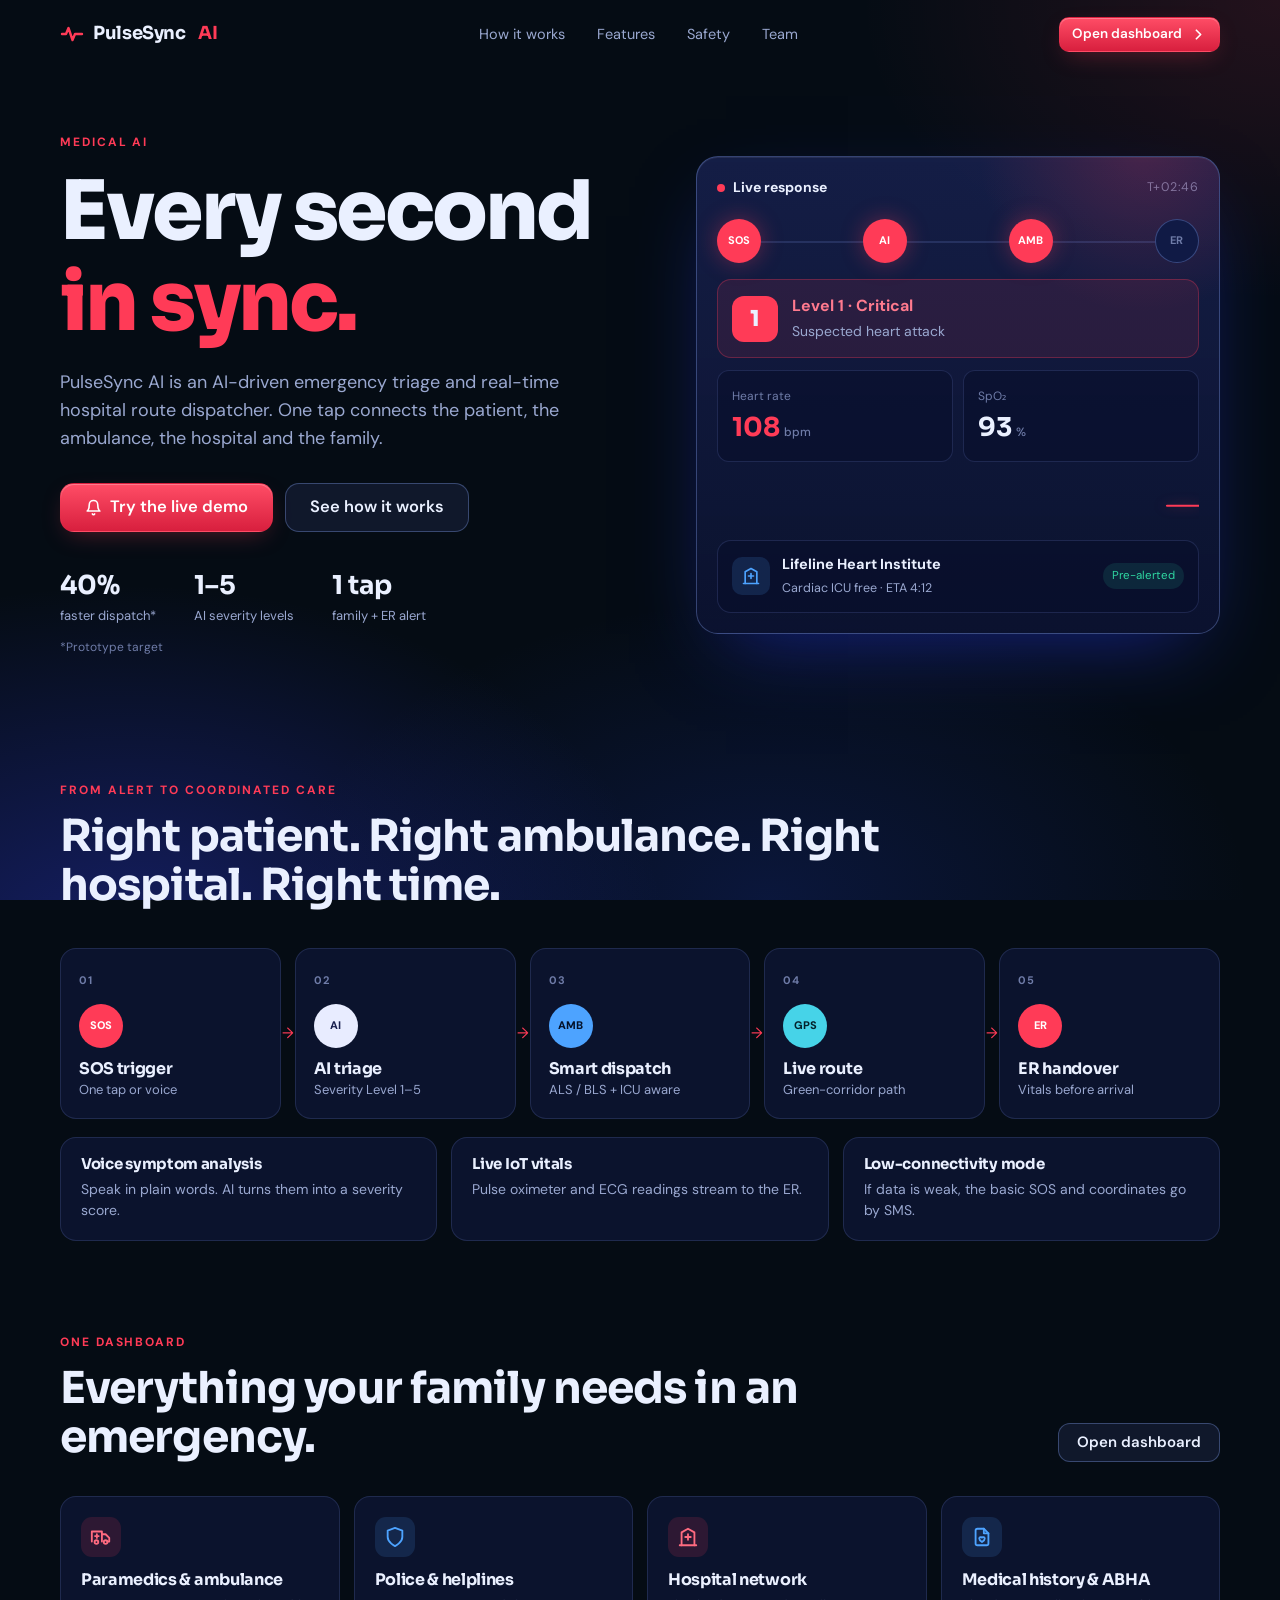
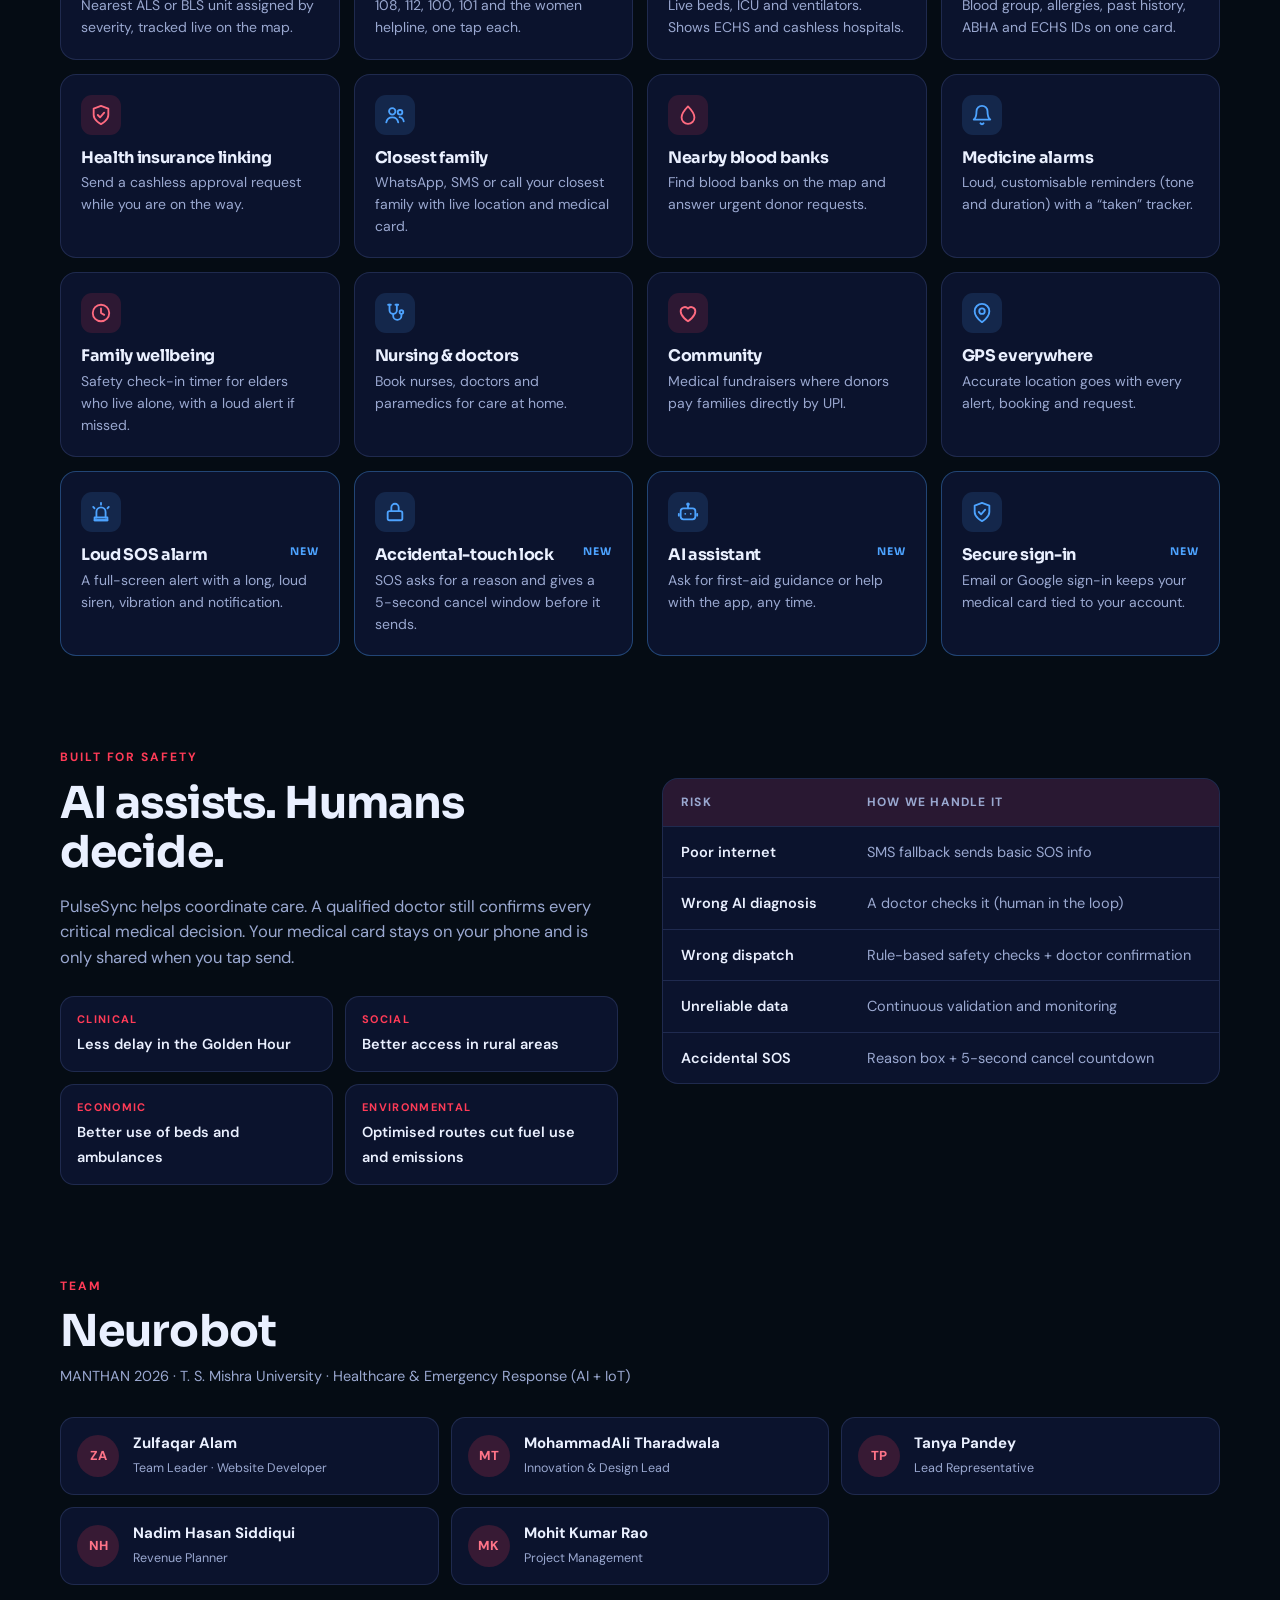
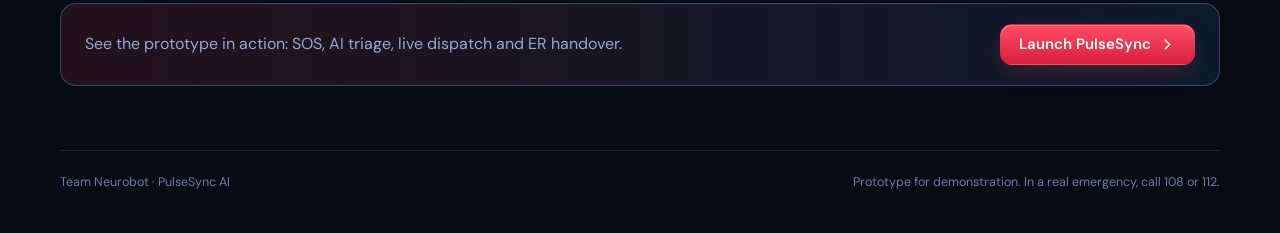
<file: index.html>
<!doctype html>
<html lang="en">
<head>
  <meta charset="utf-8">
  <meta name="viewport" content="width=device-width, initial-scale=1">
  <title>PulseSync AI — Emergency Response, Connected</title>
  <meta name="description" content="AI-driven emergency triage, smart ambulance dispatch and live ER handover. One tap for help, family alerts and your medical card.">
  <meta name="theme-color" content="#050c14">
  <meta property="og:title" content="PulseSync AI — Emergency Response, Connected">
  <meta property="og:description" content="AI-driven emergency triage, smart ambulance dispatch and live ER handover. One tap for help, family alerts and your medical card.">
  <meta property="og:type" content="website">
  <link rel="icon" href="/favicon.svg" type="image/svg+xml">
  <link rel="manifest" href="/manifest.webmanifest">
  <link rel="preconnect" href="https://fonts.googleapis.com">
  <link rel="preconnect" href="https://fonts.gstatic.com" crossorigin>
  <link href="https://fonts.googleapis.com/css2?family=DM+Sans:ital,opsz,wght@0,9..40,400;0,9..40,500;0,9..40,600;0,9..40,700&family=Sora:wght@600;700;800&display=swap" rel="stylesheet">
  <link rel="stylesheet" href="/css/base.css">
  <link rel="stylesheet" href="/css/landing.css">
</head>
<body>

<header class="nav" id="nav">
  <div class="wrap nav-in">
    <a href="/" class="brand" aria-label="PulseSync AI home">
      <svg viewBox="0 0 24 24" fill="none" stroke="currentColor" stroke-width="2.4" stroke-linecap="round" stroke-linejoin="round" aria-hidden="true"><path d="M2 12h4l2.5-6 4 12 2.5-6H22"/></svg>
      PulseSync<b>&nbsp;AI</b>
    </a>
    <nav class="nav-links" aria-label="Sections">
      <a href="#how">How it works</a>
      <a href="#features">Features</a>
      <a href="#trust">Safety</a>
      <a href="#team">Team</a>
    </nav>
    <a href="/dashboard" class="btn btn-red btn-sm">Open dashboard
      <svg viewBox="0 0 24 24" fill="none" stroke="currentColor" stroke-width="2.4" stroke-linecap="round" stroke-linejoin="round" aria-hidden="true"><path d="m9 6 6 6-6 6"/></svg>
    </a>
  </div>
</header>

<main>
  <!-- HERO -->
  <section class="hero wrap">
    <div class="hero-copy">
      <p class="eyebrow">Medical AI</p>
      <h1>Every second<br><span class="accent">in sync.</span></h1>
      <p class="lede">PulseSync AI is an AI-driven emergency triage and real-time hospital route dispatcher. One tap connects the patient, the ambulance, the hospital and the family.</p>
      <div class="hero-cta">
        <a href="/dashboard" class="btn btn-red btn-lg">
          <svg viewBox="0 0 24 24" fill="none" stroke="currentColor" stroke-width="2.2" stroke-linecap="round" stroke-linejoin="round" aria-hidden="true"><path d="M6 8a6 6 0 0 1 12 0c0 7 3 9 3 9H3s3-2 3-9"/><path d="M10.3 21a1.9 1.9 0 0 0 3.4 0"/></svg>
          Try the live demo
        </a>
        <a href="#how" class="btn btn-ghost btn-lg">See how it works</a>
      </div>
      <dl class="stats">
        <div><dt>40%</dt><dd>faster dispatch*</dd></div>
        <div><dt>1–5</dt><dd>AI severity levels</dd></div>
        <div><dt>1 tap</dt><dd>family + ER alert</dd></div>
      </dl>
      <p class="fine">*Prototype target</p>
    </div>

    <aside class="live" aria-label="Example of a live response">
      <div class="live-head"><span class="dot"></span><b>Live response</b><span class="timer" id="liveTimer">T+02:45</span></div>
      <ol class="track" id="track">
        <li class="on">SOS</li><li class="on">AI</li><li class="on">AMB</li><li>ER</li>
      </ol>
      <div class="sev">
        <div class="sev-n">1</div>
        <div><b>Level 1 · Critical</b><span>Suspected heart attack</span></div>
      </div>
      <div class="vitals">
        <div><small>Heart rate</small><strong class="hr"><span id="hr">112</span><em>bpm</em></strong></div>
        <div><small>SpO₂</small><strong>93<em>%</em></strong></div>
      </div>
      <svg class="ecg" viewBox="0 0 400 60" preserveAspectRatio="none" aria-hidden="true"><path d="M0 34h70l10-4 10 4h30l10-26 14 50 12-24h24l8-6 8 6h60l10-26 14 50 12-24h108" /></svg>
      <div class="hosp">
        <div class="hosp-ic"><svg viewBox="0 0 24 24" fill="none" stroke="currentColor" stroke-width="2" stroke-linecap="round" stroke-linejoin="round"><path d="M3 21h18"/><path d="M5 21V7l7-4 7 4v14"/><path d="M12 9v6M9 12h6"/></svg></div>
        <div><b>Lifeline Heart Institute</b><span>Cardiac ICU free · ETA 4:12</span></div>
        <em>Pre-alerted</em>
      </div>
    </aside>
  </section>

  <!-- HOW IT WORKS -->
  <section class="sec wrap" id="how">
    <p class="eyebrow">From alert to coordinated care</p>
    <h2>Right patient. Right ambulance. Right hospital. Right time.</h2>
    <ol class="steps">
      <li><span class="step-n">01</span><span class="badge b-red">SOS</span><h3>SOS trigger</h3><p>One tap or voice</p></li>
      <li><span class="step-n">02</span><span class="badge b-white">AI</span><h3>AI triage</h3><p>Severity Level 1–5</p></li>
      <li><span class="step-n">03</span><span class="badge b-blue">AMB</span><h3>Smart dispatch</h3><p>ALS / BLS + ICU aware</p></li>
      <li><span class="step-n">04</span><span class="badge b-cyan">GPS</span><h3>Live route</h3><p>Green-corridor path</p></li>
      <li><span class="step-n">05</span><span class="badge b-red">ER</span><h3>ER handover</h3><p>Vitals before arrival</p></li>
    </ol>
    <div class="trio">
      <article><h3>Voice symptom analysis</h3><p>Speak in plain words. AI turns them into a severity score.</p></article>
      <article><h3>Live IoT vitals</h3><p>Pulse oximeter and ECG readings stream to the ER.</p></article>
      <article><h3>Low-connectivity mode</h3><p>If data is weak, the basic SOS and coordinates go by SMS.</p></article>
    </div>
  </section>

  <!-- FEATURES -->
  <section class="sec wrap" id="features">
    <div class="sec-head">
      <div>
        <p class="eyebrow">One dashboard</p>
        <h2>Everything your family needs in an emergency.</h2>
      </div>
      <a href="/dashboard" class="btn btn-ghost">Open dashboard</a>
    </div>
    <div class="grid" id="featureGrid"></div>
  </section>

  <!-- SAFETY -->
  <section class="sec wrap trust" id="trust">
    <div>
      <p class="eyebrow">Built for safety</p>
      <h2>AI assists. Humans decide.</h2>
      <p class="lede sm">PulseSync helps coordinate care. A qualified doctor still confirms every critical medical decision. Your medical card stays on your phone and is only shared when you tap send.</p>
      <div class="tags">
        <div><small>Clinical</small><b>Less delay in the Golden Hour</b></div>
        <div><small>Social</small><b>Better access in rural areas</b></div>
        <div><small>Economic</small><b>Better use of beds and ambulances</b></div>
        <div><small>Environmental</small><b>Optimised routes cut fuel use and emissions</b></div>
      </div>
    </div>
    <div class="risk" role="table" aria-label="Risks and how we handle them">
      <div class="risk-h" role="row"><span role="columnheader">Risk</span><span role="columnheader">How we handle it</span></div>
      <div role="row"><b role="cell">Poor internet</b><span role="cell">SMS fallback sends basic SOS info</span></div>
      <div role="row"><b role="cell">Wrong AI diagnosis</b><span role="cell">A doctor checks it (human in the loop)</span></div>
      <div role="row"><b role="cell">Wrong dispatch</b><span role="cell">Rule-based safety checks + doctor confirmation</span></div>
      <div role="row"><b role="cell">Unreliable data</b><span role="cell">Continuous validation and monitoring</span></div>
      <div role="row"><b role="cell">Accidental SOS</b><span role="cell">Reason box + 5-second cancel countdown</span></div>
    </div>
  </section>

  <!-- TEAM -->
  <section class="sec wrap" id="team">
    <p class="eyebrow">Team</p>
    <h2>Neurobot</h2>
    <p class="muted evt">MANTHAN 2026 · T. S. Mishra University · Healthcare &amp; Emergency Response (AI + IoT)</p>
    <ul class="team">
      <li><span class="av">ZA</span><div><b>Zulfaqar Alam</b><small>Team Leader · Website Developer</small></div></li>
      <li><span class="av">MT</span><div><b>MohammadAli Tharadwala</b><small>Innovation &amp; Design Lead</small></div></li>
      <li><span class="av">TP</span><div><b>Tanya Pandey</b><small>Lead Representative</small></div></li>
      <li><span class="av">NH</span><div><b>Nadim Hasan Siddiqui</b><small>Revenue Planner</small></div></li>
      <li><span class="av">MK</span><div><b>Mohit Kumar Rao</b><small>Project Management</small></div></li>
    </ul>
    <div class="cta">
      <p>See the prototype in action: SOS, AI triage, live dispatch and ER handover.</p>
      <a href="/dashboard" class="btn btn-red">Launch PulseSync
        <svg viewBox="0 0 24 24" fill="none" stroke="currentColor" stroke-width="2.4" stroke-linecap="round" stroke-linejoin="round" aria-hidden="true"><path d="m9 6 6 6-6 6"/></svg>
      </a>
    </div>
  </section>
</main>

<footer class="foot wrap">
  <span>Team Neurobot · PulseSync AI</span>
  <span>Prototype for demonstration. In a real emergency, call 108 or 112.</span>
</footer>

<script src="/js/landing.js" type="module"></script>
</body>
</html>
</file>
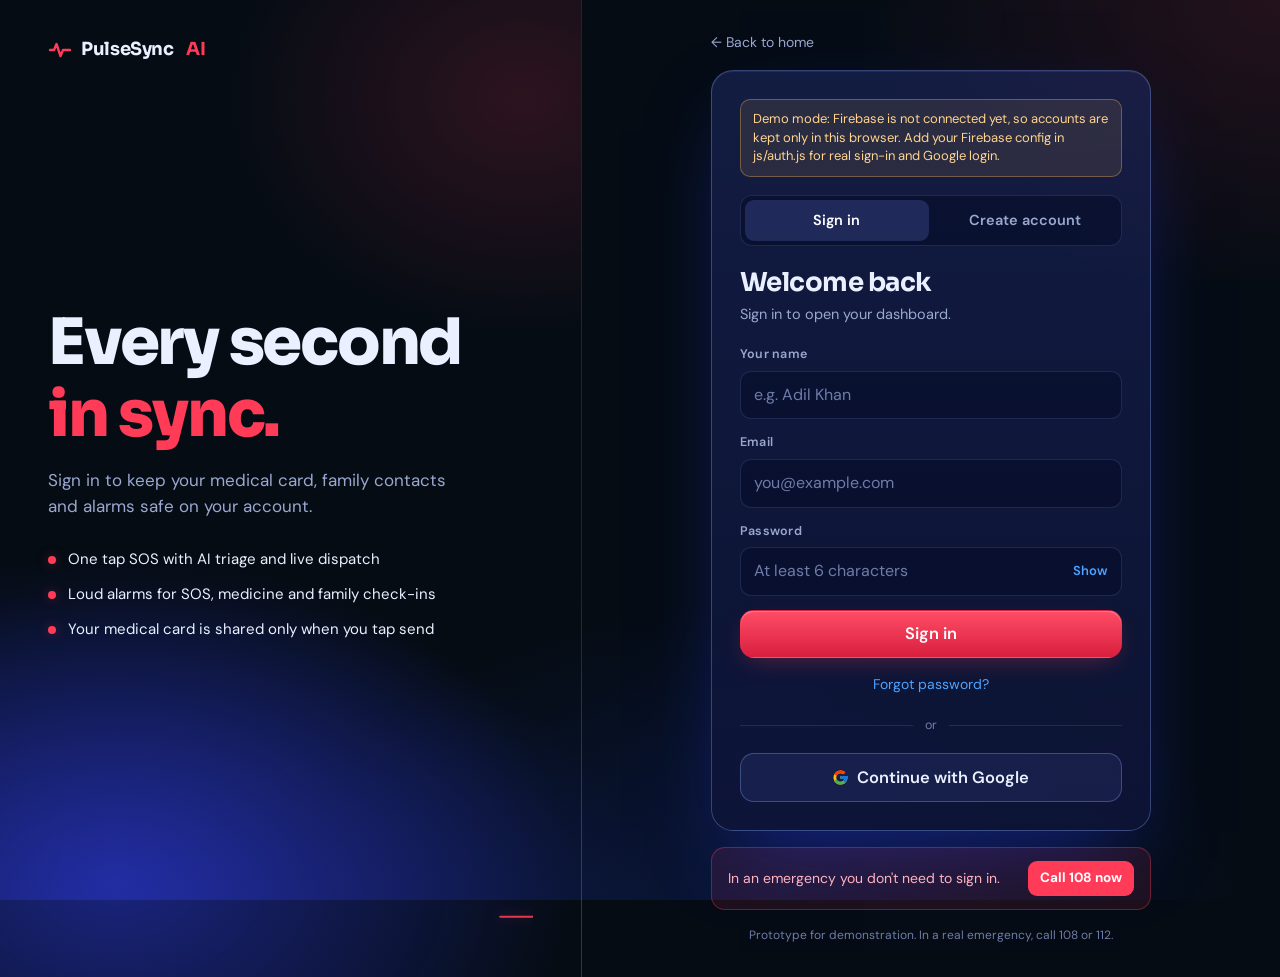
<file: login.html>
<!doctype html>
<html lang="en">
<head>
  <meta charset="utf-8">
  <meta name="viewport" content="width=device-width, initial-scale=1">
  <title>Sign in — PulseSync AI</title>
  <meta name="theme-color" content="#050c14">
  <meta name="robots" content="noindex">
  <link rel="icon" href="/favicon.svg" type="image/svg+xml">
  <link rel="preconnect" href="https://fonts.googleapis.com">
  <link rel="preconnect" href="https://fonts.gstatic.com" crossorigin>
  <link href="https://fonts.googleapis.com/css2?family=DM+Sans:ital,opsz,wght@0,9..40,400;0,9..40,500;0,9..40,600;0,9..40,700&family=Sora:wght@600;700;800&display=swap" rel="stylesheet">
  <link rel="stylesheet" href="/css/base.css">
  <link rel="stylesheet" href="/css/login.css">
</head>
<body>
<div class="shell">
  <aside class="pitch" aria-hidden="false">
    <a href="/" class="brand">
      <svg viewBox="0 0 24 24" fill="none" stroke="currentColor" stroke-width="2.4" stroke-linecap="round" stroke-linejoin="round" aria-hidden="true"><path d="M2 12h4l2.5-6 4 12 2.5-6H22"/></svg>
      PulseSync<b>&nbsp;AI</b>
    </a>
    <div class="pitch-body">
      <h1>Every second<br><span class="accent">in sync.</span></h1>
      <p>Sign in to keep your medical card, family contacts and alarms safe on your account.</p>
      <ul>
        <li>One tap SOS with AI triage and live dispatch</li>
        <li>Loud alarms for SOS, medicine and family check-ins</li>
        <li>Your medical card is shared only when you tap send</li>
      </ul>
    </div>
    <svg class="ecg" viewBox="0 0 400 60" preserveAspectRatio="none" aria-hidden="true"><path d="M0 34h70l10-4 10 4h30l10-26 14 50 12-24h24l8-6 8 6h60l10-26 14 50 12-24h108"/></svg>
  </aside>

  <main class="panel">
    <a href="/" class="back">← Back to home</a>

    <section class="card" aria-labelledby="formTitle">
      <div id="banner" class="banner" role="status" hidden></div>

      <div class="tabs" role="tablist" aria-label="Sign in or create account">
        <button role="tab" id="tabIn" aria-selected="true" aria-controls="form">Sign in</button>
        <button role="tab" id="tabUp" aria-selected="false" aria-controls="form">Create account</button>
      </div>

      <h2 id="formTitle">Welcome back</h2>
      <p class="sub" id="formSub">Sign in to open your dashboard.</p>

      <form id="form" novalidate>
        <div class="field" id="nameField" hidden>
          <label for="name">Your name</label>
          <input class="input" id="name" name="name" type="text" autocomplete="name" placeholder="e.g. Adil Khan">
        </div>
        <div class="field">
          <label for="email">Email</label>
          <input class="input" id="email" name="email" type="email" autocomplete="email" inputmode="email" placeholder="you@example.com" required>
        </div>
        <div class="field">
          <label for="password">Password</label>
          <div class="pw">
            <input class="input" id="password" name="password" type="password" autocomplete="current-password" placeholder="At least 6 characters" required minlength="6">
            <button type="button" class="eye" id="eye" aria-label="Show password" aria-pressed="false">Show</button>
          </div>
        </div>

        <p class="err" id="err" role="alert" aria-live="assertive" hidden></p>
        <p class="ok" id="ok" role="status" hidden></p>

        <button class="btn btn-red btn-lg btn-block" id="submit" type="submit">Sign in</button>
        <button class="link" id="forgot" type="button">Forgot password?</button>
      </form>

      <div class="or"><span>or</span></div>

      <button class="btn btn-ghost btn-lg btn-block" id="google" type="button">
        <svg viewBox="0 0 48 48" width="18" height="18" aria-hidden="true"><path fill="#FFC107" d="M43.6 20.1H42V20H24v8h11.3A12 12 0 0 1 12 24a12 12 0 0 1 12-12c3.1 0 5.8 1.2 8 3l5.7-5.7A20 20 0 0 0 24 4a20 20 0 1 0 19.6 16.1z"/><path fill="#FF3D00" d="m6.3 14.7 6.6 4.8A12 12 0 0 1 24 12c3.1 0 5.8 1.2 8 3l5.7-5.7A20 20 0 0 0 6.3 14.7z"/><path fill="#4CAF50" d="M24 44c5.2 0 9.9-2 13.4-5.2l-6.2-5.2A12 12 0 0 1 12.7 28l-6.5 5A20 20 0 0 0 24 44z"/><path fill="#1976D2" d="M43.6 20.1H42V20H24v8h11.3a12 12 0 0 1-4.1 5.6l6.2 5.2C37 39.2 44 34 44 24c0-1.3-.1-2.6-.4-3.9z"/></svg>
        Continue with Google
      </button>
    </section>

    <a class="sos-link" href="tel:108">
      <span>In an emergency you don't need to sign in.</span>
      <b>Call 108 now</b>
    </a>
    <p class="fine">Prototype for demonstration. In a real emergency, call 108 or 112.</p>
  </main>
</div>
<script type="module" src="/js/login.js"></script>
</body>
</html>
</file>
<file: css/base.css>
/* PulseSync AI — shared design tokens and primitives (dark theme) */
:root {
  --bg: #050c14;
  --bg-2: #0a1230;
  --panel: rgba(18, 26, 66, 0.55);
  --panel-solid: #0e1535;
  --panel-hi: rgba(30, 42, 98, 0.6);
  --line: rgba(140, 160, 255, 0.16);
  --line-hi: rgba(140, 170, 255, 0.32);
  --text: #eaf0ff;
  --muted: #9aa8d0;
  --dim: #6f7ca8;
  --red: #ff3b57;
  --red-d: #d81f3e;
  --red-glow: rgba(255, 59, 87, 0.35);
  --blue: #4da3ff;
  --blue-d: #2b7de0;
  --green: #2fd6a1;
  --amber: #ffb84d;
  --radius: 16px;
  --radius-sm: 10px;
  --font-display: 'Sora', 'DM Sans', system-ui, sans-serif;
  --font: 'DM Sans', system-ui, -apple-system, 'Segoe UI', sans-serif;
  color-scheme: dark;
}

*, *::before, *::after { box-sizing: border-box; }
html { -webkit-text-size-adjust: 100%; scroll-behavior: smooth; }
body {
  margin: 0;
  min-height: 100vh;
  font-family: var(--font);
  font-size: 16px;
  line-height: 1.55;
  color: var(--text);
  background-color: var(--bg);
  background-image:
    radial-gradient(900px 600px at 10% 105%, rgba(52, 66, 255, 0.34), transparent 60%),
    radial-gradient(700px 500px at 100% 0%, rgba(255, 59, 87, 0.12), transparent 60%),
    radial-gradient(800px 500px at 60% 100%, rgba(30, 60, 200, 0.22), transparent 60%);
  background-attachment: fixed;
  -webkit-font-smoothing: antialiased;
}
img, svg { display: block; max-width: 100%; }
a { color: inherit; text-decoration: none; }
button, input, select, textarea { font: inherit; color: inherit; }
button { cursor: pointer; }
h1, h2, h3, h4 { font-family: var(--font-display); line-height: 1.12; margin: 0; letter-spacing: -0.02em; }
p { margin: 0; }
:focus-visible { outline: 2px solid var(--blue); outline-offset: 2px; border-radius: 6px; }
.sr-only { position: absolute; width: 1px; height: 1px; overflow: hidden; clip: rect(0 0 0 0); white-space: nowrap; }

.wrap { width: min(1160px, 100% - 40px); margin-inline: auto; }
.eyebrow { font-size: 12px; font-weight: 700; letter-spacing: 0.16em; text-transform: uppercase; color: var(--red); }
.accent { color: var(--red); }
.muted { color: var(--muted); }

/* Buttons */
.btn {
  display: inline-flex; align-items: center; justify-content: center; gap: 8px;
  padding: 11px 18px; border-radius: 12px; border: 1px solid transparent;
  font-weight: 600; font-size: 15px; line-height: 1; white-space: nowrap;
  transition: transform .12s ease, box-shadow .2s ease, background .2s ease, border-color .2s;
}
.btn:active { transform: translateY(1px) scale(.99); }
.btn[disabled], .btn[aria-disabled="true"] { opacity: .45; pointer-events: none; }
.btn svg { width: 17px; height: 17px; flex: none; }
.btn-red { background: linear-gradient(180deg, #ff4d66, var(--red-d)); color: #fff; box-shadow: 0 8px 24px -8px var(--red-glow), inset 0 1px 0 rgba(255,255,255,.25); }
.btn-red:hover { box-shadow: 0 10px 30px -6px rgba(255, 59, 87, .6), inset 0 1px 0 rgba(255,255,255,.3); }
.btn-blue { background: linear-gradient(180deg, #58b0ff, var(--blue-d)); color: #04122b; box-shadow: 0 8px 22px -10px rgba(77,163,255,.7), inset 0 1px 0 rgba(255,255,255,.35); }
.btn-ghost { background: rgba(120, 140, 255, 0.1); border-color: var(--line-hi); color: var(--text); }
.btn-ghost:hover { background: rgba(120, 140, 255, 0.18); }
.btn-sm { padding: 8px 12px; font-size: 13.5px; border-radius: 10px; }
.btn-lg { padding: 15px 24px; font-size: 16.5px; border-radius: 14px; }
.btn-block { width: 100%; }

/* Form controls */
.field { display: flex; flex-direction: column; gap: 6px; min-width: 0; }
.field > label, .label { font-size: 12.5px; font-weight: 600; color: var(--muted); letter-spacing: .02em; }
.input, .select, .textarea {
  width: 100%; padding: 11px 13px; border-radius: 11px;
  background: rgba(6, 12, 40, 0.55); border: 1px solid var(--line);
  transition: border-color .15s, box-shadow .15s;
}
.input::placeholder, .textarea::placeholder { color: var(--dim); }
.input:focus, .select:focus, .textarea:focus { outline: none; border-color: var(--blue); box-shadow: 0 0 0 3px rgba(77,163,255,.22); }
.select { appearance: none; background-image: url("data:image/svg+xml,%3Csvg xmlns='http://www.w3.org/2000/svg' width='12' height='8' fill='none' stroke='%239aa8d0' stroke-width='2'%3E%3Cpath d='m1 1 5 5 5-5'/%3E%3C/svg%3E"); background-repeat: no-repeat; background-position: right 13px center; padding-right: 34px; }
.select option { background: #0e1535; color: var(--text); }
.textarea { resize: vertical; min-height: 92px; }

/* Brand mark */
.brand { display: inline-flex; align-items: center; gap: 9px; font-family: var(--font-display); font-weight: 700; font-size: 18px; letter-spacing: -.02em; }
.brand svg { width: 24px; height: 24px; color: var(--red); }
.brand b { color: var(--red); font-weight: 700; }

/* Chips / tags */
.chip {
  display: inline-flex; align-items: center; gap: 6px; padding: 7px 12px; border-radius: 999px;
  background: rgba(120,140,255,.1); border: 1px solid var(--line); color: var(--text);
  font-size: 13.5px; transition: background .15s, border-color .15s;
}
button.chip:hover { background: rgba(120,140,255,.2); border-color: var(--line-hi); }
.chip[aria-pressed="true"], .chip.on { background: rgba(77,163,255,.2); border-color: var(--blue); color: #fff; }

@media (prefers-reduced-motion: reduce) {
  *, *::before, *::after { animation-duration: .001ms !important; animation-iteration-count: 1 !important; transition-duration: .001ms !important; scroll-behavior: auto !important; }
}
</file>
<file: css/landing.css>
/* Landing page */
.nav { position: sticky; top: 0; z-index: 50; transition: background .25s, border-color .25s, backdrop-filter .25s; border-bottom: 1px solid transparent; }
.nav.scrolled { background: rgba(5, 12, 20, .78); backdrop-filter: blur(14px); -webkit-backdrop-filter: blur(14px); border-color: var(--line); }
.nav-in { display: flex; align-items: center; justify-content: space-between; gap: 20px; height: 68px; }
.nav-links { display: flex; gap: 28px; font-size: 14.5px; color: var(--muted); }
.nav-links a { padding: 6px 2px; transition: color .15s; }
.nav-links a:hover { color: var(--text); }

.hero { display: grid; grid-template-columns: 1.05fr .95fr; gap: 56px; align-items: center; padding: 64px 0 40px; }
.hero h1 { font-size: clamp(44px, 7vw, 82px); font-weight: 800; letter-spacing: -.035em; margin: 14px 0 20px; }
.lede { font-size: 18px; color: var(--muted); max-width: 540px; }
.lede.sm { font-size: 16.5px; margin-top: 16px; }
.hero-cta { display: flex; flex-wrap: wrap; gap: 12px; margin: 30px 0 34px; }
.stats { display: flex; gap: 38px; margin: 0; }
.stats div { display: flex; flex-direction: column; }
.stats dt { font-family: var(--font-display); font-weight: 700; font-size: 26px; }
.stats dd { margin: 0; font-size: 13px; color: var(--muted); }
.fine { margin-top: 12px; font-size: 12px; color: var(--dim); }

/* live card */
.live { position: relative; padding: 20px; border-radius: 22px; background: linear-gradient(180deg, rgba(36,48,120,.5), rgba(14,21,58,.7)); border: 1px solid var(--line-hi); box-shadow: 0 30px 80px -30px rgba(40, 60, 255, .5), inset 0 1px 0 rgba(255,255,255,.08); overflow: hidden; }
.live::before { content: ''; position: absolute; inset: -40% -20% auto auto; width: 360px; height: 360px; background: radial-gradient(circle, rgba(255,59,87,.2), transparent 65%); pointer-events: none; }
.live-head { display: flex; align-items: center; gap: 8px; font-size: 14px; }
.live-head .dot { width: 8px; height: 8px; border-radius: 50%; background: var(--red); box-shadow: 0 0 0 0 var(--red-glow); animation: ping 1.6s infinite; }
.timer { margin-left: auto; font-variant-numeric: tabular-nums; color: var(--dim); font-size: 12.5px; letter-spacing: .06em; }
.track { list-style: none; display: flex; align-items: center; justify-content: space-between; margin: 20px 0 16px; padding: 0; position: relative; }
.track::before { content: ''; position: absolute; left: 22px; right: 22px; top: 50%; height: 2px; background: var(--line); }
.track li { position: relative; z-index: 1; width: 44px; height: 44px; border-radius: 50%; display: grid; place-items: center; font-size: 11px; font-weight: 700; background: #101a45; border: 1px solid var(--line-hi); color: var(--dim); transition: all .4s; }
.track li.on { background: var(--red); border-color: transparent; color: #fff; box-shadow: 0 0 22px var(--red-glow); }
.sev { display: flex; gap: 14px; align-items: center; padding: 14px; border-radius: 14px; background: rgba(255,59,87,.1); border: 1px solid rgba(255,59,87,.3); }
.sev-n { width: 46px; height: 46px; display: grid; place-items: center; border-radius: 12px; background: var(--red); font-family: var(--font-display); font-size: 22px; font-weight: 800; }
.sev b { display: block; color: #ff7a8e; }
.sev span { font-size: 14px; color: var(--muted); }
.vitals { display: grid; grid-template-columns: 1fr 1fr; gap: 10px; margin: 12px 0; }
.vitals div { padding: 12px 14px; border-radius: 12px; background: rgba(6, 12, 40, .5); border: 1px solid var(--line); }
.vitals small { color: var(--dim); font-size: 12px; }
.vitals strong { display: block; font-family: var(--font-display); font-size: 26px; }
.vitals strong.hr { color: var(--red); }
.vitals em { font-style: normal; font-size: 12px; color: var(--dim); margin-left: 4px; font-family: var(--font); font-weight: 500; }
.ecg { width: 100%; height: 56px; margin: 4px 0 10px; }
.ecg path { fill: none; stroke: var(--red); stroke-width: 2; stroke-linecap: round; stroke-linejoin: round; stroke-dasharray: 520; stroke-dashoffset: 520; animation: draw 3.2s linear infinite; filter: drop-shadow(0 0 6px var(--red-glow)); }
.hosp { display: flex; align-items: center; gap: 12px; padding: 12px 14px; border-radius: 14px; background: rgba(6,12,40,.5); border: 1px solid var(--line); }
.hosp-ic { width: 38px; height: 38px; display: grid; place-items: center; border-radius: 10px; background: rgba(77,163,255,.15); color: var(--blue); }
.hosp-ic svg { width: 20px; height: 20px; }
.hosp b { display: block; font-size: 14.5px; }
.hosp span { font-size: 12.5px; color: var(--muted); }
.hosp em { margin-left: auto; font-style: normal; font-size: 11.5px; color: var(--green); padding: 4px 9px; border-radius: 99px; background: rgba(47,214,161,.12); }

@keyframes ping { 70% { box-shadow: 0 0 0 10px rgba(255,59,87,0); } 100% { box-shadow: 0 0 0 0 rgba(255,59,87,0); } }
@keyframes draw { 0% { stroke-dashoffset: 520; } 70%, 100% { stroke-dashoffset: 0; } }

/* sections */
.sec { padding: 84px 0 8px; }
.sec h2 { font-size: clamp(28px, 4vw, 44px); font-weight: 700; margin-top: 12px; max-width: 820px; }
.sec-head { display: flex; align-items: flex-end; justify-content: space-between; gap: 20px; flex-wrap: wrap; }

.steps { list-style: none; padding: 0; margin: 38px 0 18px; display: grid; grid-template-columns: repeat(5, 1fr); gap: 14px; }
.steps li { position: relative; padding: 18px; border-radius: var(--radius); background: var(--panel); border: 1px solid var(--line); }
.steps li:not(:last-child)::after { content: '→'; position: absolute; right: -14px; top: 50%; transform: translateY(-50%); z-index: 2; color: var(--red); font-size: 15px; }
.step-n { font-size: 11px; color: var(--dim); font-weight: 700; letter-spacing: .1em; }
.badge { display: grid; place-items: center; width: 44px; height: 44px; border-radius: 50%; margin: 12px 0; font-size: 11px; font-weight: 800; }
.b-red { background: var(--red); color: #fff; }
.b-white { background: #e8ecff; color: #1a2150; }
.b-blue { background: var(--blue); color: #04122b; }
.b-cyan { background: #46d3e8; color: #04222b; }
.steps h3 { font-size: 16px; margin-bottom: 2px; }
.steps p { font-size: 13px; color: var(--muted); }
.trio { display: grid; grid-template-columns: repeat(3, 1fr); gap: 14px; }
.trio article { padding: 18px 20px; border-radius: var(--radius); background: var(--panel); border: 1px solid var(--line); }
.trio h3 { font-size: 15px; margin-bottom: 6px; }
.trio p { font-size: 14px; color: var(--muted); }

.grid { display: grid; grid-template-columns: repeat(4, 1fr); gap: 14px; margin-top: 34px; }
.card { padding: 20px; border-radius: var(--radius); background: var(--panel); border: 1px solid var(--line); transition: transform .2s, border-color .2s, background .2s; }
.card:hover { transform: translateY(-3px); border-color: var(--line-hi); background: var(--panel-hi); }
.card .ico { width: 40px; height: 40px; display: grid; place-items: center; border-radius: 11px; margin-bottom: 14px; background: rgba(255,59,87,.14); color: #ff6b80; }
.card .ico.blue { background: rgba(77,163,255,.14); color: var(--blue); }
.card h3 { font-size: 16px; margin-bottom: 6px; }
.card p { font-size: 14px; color: var(--muted); }
.card.new { border-color: rgba(77,163,255,.35); }
.card .new-tag { float: right; font-size: 10.5px; font-weight: 700; letter-spacing: .08em; color: var(--blue); }

.trust { display: grid; grid-template-columns: 1fr 1fr; gap: 44px; align-items: start; }
.tags { display: grid; grid-template-columns: 1fr 1fr; gap: 12px; margin-top: 26px; }
.tags div { padding: 14px 16px; border-radius: 14px; background: var(--panel); border: 1px solid var(--line); }
.tags small { display: block; font-size: 11px; font-weight: 700; letter-spacing: .12em; text-transform: uppercase; color: var(--red); margin-bottom: 4px; }
.tags b { font-size: 14.5px; font-weight: 600; }
.risk { margin-top: 30px; border-radius: var(--radius); border: 1px solid var(--line); overflow: hidden; background: var(--panel); }
.risk > div { display: grid; grid-template-columns: 170px 1fr; gap: 16px; padding: 14px 18px; border-top: 1px solid var(--line); font-size: 14.5px; }
.risk > div:first-child { border-top: 0; }
.risk-h { background: rgba(255,59,87,.12); font-size: 12px !important; font-weight: 700; letter-spacing: .1em; text-transform: uppercase; color: #ff8a9b; }
.risk b { font-weight: 600; }
.risk span { color: var(--muted); }

.evt { margin: 8px 0 0; font-size: 14.5px; }
.team { list-style: none; padding: 0; margin: 30px 0 0; display: grid; grid-template-columns: repeat(3, 1fr); gap: 12px; }
.team li { display: flex; align-items: center; gap: 14px; padding: 14px 16px; border-radius: 14px; background: var(--panel); border: 1px solid var(--line); }
.av { flex: none; width: 42px; height: 42px; border-radius: 50%; display: grid; place-items: center; font-size: 13px; font-weight: 800; background: rgba(255,59,87,.18); color: #ff7488; }
.team b { display: block; font-size: 15px; }
.team small { color: var(--muted); font-size: 12.5px; }
.cta { display: flex; align-items: center; justify-content: space-between; gap: 18px; flex-wrap: wrap; margin-top: 18px; padding: 20px 24px; border-radius: var(--radius); background: linear-gradient(90deg, rgba(255,59,87,.12), rgba(77,163,255,.1)); border: 1px solid var(--line-hi); }
.cta p { color: var(--muted); }
.foot { display: flex; justify-content: space-between; flex-wrap: wrap; gap: 8px; margin-top: 56px; padding: 22px 0 40px; border-top: 1px solid var(--line); font-size: 12.5px; color: var(--dim); }

.reveal { opacity: 0; transform: translateY(14px); transition: opacity .6s ease, transform .6s ease; }
.reveal.in { opacity: 1; transform: none; }

@media (max-width: 1020px) {
  .grid { grid-template-columns: repeat(2, 1fr); }
  .hero { grid-template-columns: 1fr; gap: 40px; padding-top: 40px; }
  .steps { grid-template-columns: repeat(2, 1fr); }
  .steps li:not(:last-child)::after { display: none; }
  .trust { grid-template-columns: 1fr; }
  .team { grid-template-columns: 1fr 1fr; }
}
@media (max-width: 720px) {
  .nav-links { display: none; }
  .trio, .grid, .team, .tags { grid-template-columns: 1fr; }
  .stats { gap: 22px; }
  .risk > div { grid-template-columns: 1fr; gap: 2px; }
  .hero-cta .btn-lg { flex: 1; }
}
</file>
<file: css/login.css>
.shell { min-height: 100vh; display: grid; grid-template-columns: minmax(320px, 5fr) minmax(360px, 6fr); }

.pitch { position: relative; display: flex; flex-direction: column; justify-content: space-between; gap: 40px; padding: 36px 48px; overflow: hidden;
  background: radial-gradient(700px 500px at 20% 90%, rgba(52, 66, 255, .45), transparent 65%), radial-gradient(500px 400px at 90% 10%, rgba(255,59,87,.16), transparent 60%); border-right: 1px solid var(--line); }
.pitch h1 { font-size: clamp(40px, 5vw, 64px); font-weight: 800; letter-spacing: -.035em; }
.pitch p { margin-top: 16px; color: var(--muted); max-width: 420px; font-size: 17px; }
.pitch ul { list-style: none; padding: 0; margin: 28px 0 0; display: grid; gap: 12px; }
.pitch li { display: flex; gap: 12px; align-items: flex-start; font-size: 15px; color: var(--text); max-width: 440px; }
.pitch li::before { content: ''; flex: none; width: 8px; height: 8px; margin-top: 8px; border-radius: 50%; background: var(--red); box-shadow: 0 0 12px var(--red-glow); }
.ecg { width: 100%; height: 56px; opacity: .9; }
.ecg path { fill: none; stroke: var(--red); stroke-width: 2; stroke-linecap: round; stroke-linejoin: round; stroke-dasharray: 520; stroke-dashoffset: 520; animation: draw 3.2s linear infinite; filter: drop-shadow(0 0 6px var(--red-glow)); }
@keyframes draw { 0% { stroke-dashoffset: 520; } 70%, 100% { stroke-dashoffset: 0; } }

.panel { display: flex; flex-direction: column; justify-content: center; align-items: center; gap: 16px; padding: 32px 24px; position: relative; }
.back { align-self: flex-start; margin-left: max(0px, calc(50% - 220px)); font-size: 14px; color: var(--muted); }
.back:hover { color: var(--text); }
.card { width: min(440px, 100%); padding: 28px; border-radius: 22px; background: linear-gradient(180deg, rgba(30,42,104,.55), rgba(14,21,58,.8)); border: 1px solid var(--line-hi); box-shadow: 0 30px 80px -30px rgba(40,60,255,.5), inset 0 1px 0 rgba(255,255,255,.07); }

.banner { margin-bottom: 18px; padding: 10px 12px; border-radius: 10px; font-size: 13px; line-height: 1.45; background: rgba(255,184,77,.1); border: 1px solid rgba(255,184,77,.35); color: #ffd48f; }
.banner.bad { background: rgba(255,59,87,.1); border-color: rgba(255,59,87,.4); color: #ff9aa9; }

.tabs { display: grid; grid-template-columns: 1fr 1fr; padding: 4px; gap: 4px; border-radius: 12px; background: rgba(6,12,40,.6); border: 1px solid var(--line); margin-bottom: 22px; }
.tabs button { padding: 9px; border: 0; border-radius: 9px; background: transparent; color: var(--muted); font-weight: 600; font-size: 14.5px; transition: all .15s; }
.tabs button[aria-selected="true"] { background: rgba(120,140,255,.2); color: #fff; }
.card h2 { font-size: 26px; }
.sub { margin: 6px 0 20px; color: var(--muted); font-size: 14.5px; }
form { display: grid; gap: 14px; }
.pw { position: relative; }
.pw .input { padding-right: 64px; }
.eye { position: absolute; right: 6px; top: 50%; transform: translateY(-50%); border: 0; background: transparent; color: var(--blue); font-size: 13px; font-weight: 600; padding: 6px 8px; }
.err, .ok { padding: 10px 12px; border-radius: 10px; font-size: 13.5px; }
.err { background: rgba(255,59,87,.12); border: 1px solid rgba(255,59,87,.4); color: #ff9aa9; }
.ok { background: rgba(47,214,161,.1); border: 1px solid rgba(47,214,161,.35); color: #7ee8c6; }
.link { justify-self: center; background: none; border: 0; color: var(--blue); font-size: 14px; padding: 2px; }
.link:hover { text-decoration: underline; }
.or { display: flex; align-items: center; gap: 12px; margin: 18px 0; color: var(--dim); font-size: 12.5px; }
.or::before, .or::after { content: ''; flex: 1; height: 1px; background: var(--line); }

.sos-link { display: flex; align-items: center; justify-content: space-between; gap: 14px; width: min(440px, 100%); padding: 13px 16px; border-radius: 14px; background: rgba(255,59,87,.1); border: 1px solid rgba(255,59,87,.35); font-size: 14px; color: #ffb3bf; transition: background .15s; }
.sos-link:hover { background: rgba(255,59,87,.18); }
.sos-link b { color: #fff; background: var(--red); padding: 7px 12px; border-radius: 9px; font-size: 13.5px; white-space: nowrap; }
.fine { font-size: 12px; color: var(--dim); text-align: center; }

@media (max-width: 880px) {
  .shell { grid-template-columns: 1fr; }
  .pitch { padding: 22px 22px 26px; gap: 20px; border-right: 0; border-bottom: 1px solid var(--line); }
  .pitch-body ul, .pitch .ecg { display: none; }
  .pitch h1 { font-size: 38px; }
  .pitch p { font-size: 15px; }
  .back { margin-left: 0; }
  .panel { justify-content: flex-start; }
}
</file>
